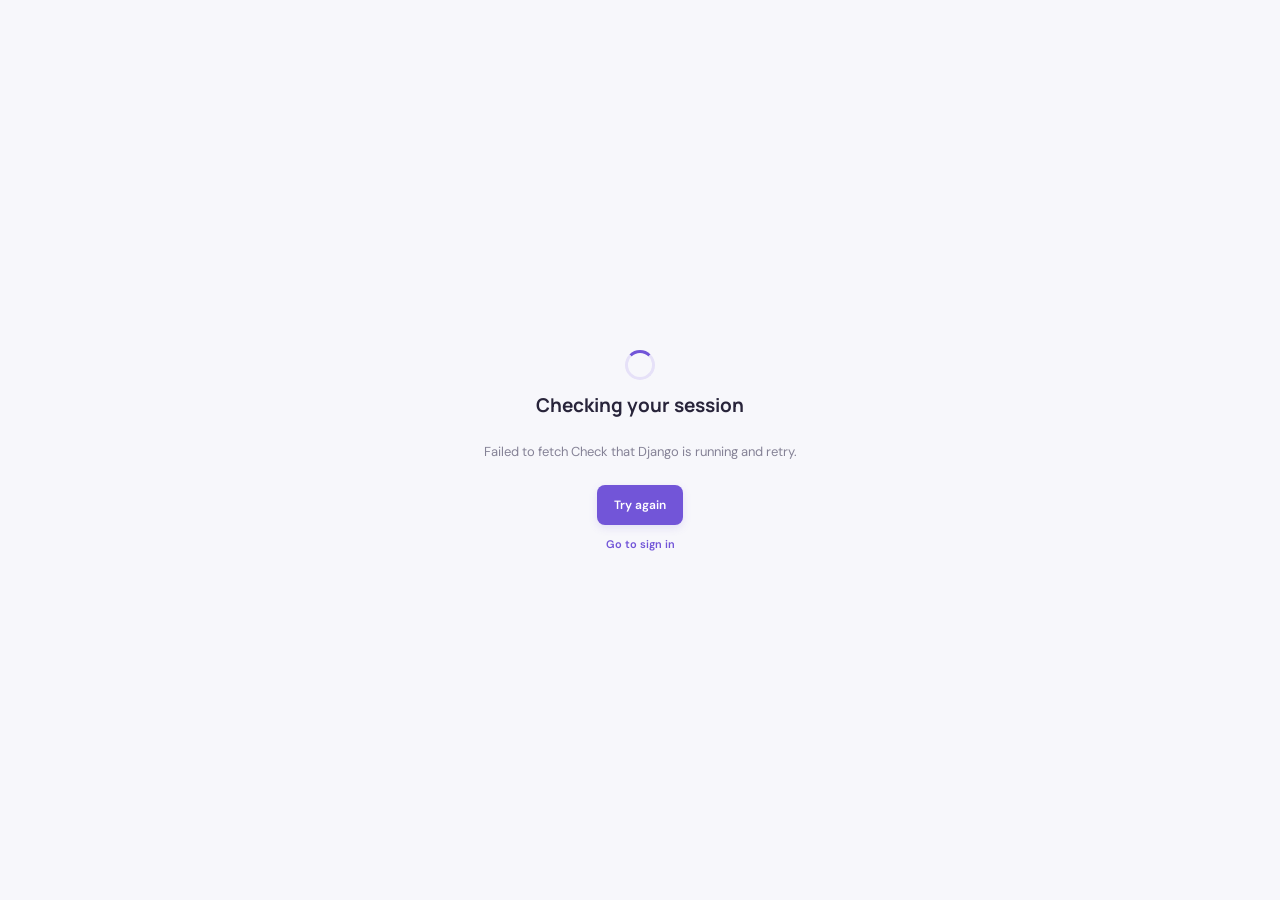
<file: index.html>
﻿<!doctype html>
<html lang="en">
<head>
  <meta charset="utf-8">
  <meta name="viewport" content="width=device-width, initial-scale=1">
  <meta name="theme-color" content="#f6f5fb">
  <title>Student Management System</title>
  <link rel="stylesheet" href="style.css">
  <script src="script.js" defer></script>
</head>
<body>
  <section class="auth-check-screen" id="auth-gate" aria-live="polite">
    <span class="auth-spinner" aria-hidden="true"></span>
    <h1>Checking your session</h1>
    <p id="auth-gate-message">Connecting securely to your student portal…</p>
    <button class="button button-primary hidden" id="auth-retry" type="button">Try again</button>
    <a class="text-link hidden" id="auth-login-link" href="login.html">Go to sign in</a>
  </section>
  <div class="app-shell hidden" id="app-shell">
    <aside class="sidebar" id="sidebar">
      <a class="brand" href="#dashboard" aria-label="CampusFlow home">
        <span class="brand-mark" aria-hidden="true">C</span>
        <span><strong>CampusFlow</strong><small>STUDENT PORTAL</small></span>
      </a>
      <p class="nav-label">MENU</p>
      <nav class="main-nav" aria-label="Main navigation">
        <a href="#dashboard" class="nav-link active" data-page="dashboard"><span class="nav-icon" aria-hidden="true">▦</span>Dashboard</a>
        <a href="#students" class="nav-link" data-page="students"><span class="nav-icon" aria-hidden="true">♧</span>Students</a>
        <a href="#add-student" class="nav-link" data-page="add-student" data-role="staff"><span class="nav-icon" aria-hidden="true">＋</span>Add Student</a>
      </nav>
        <a href="#departments" class="nav-link" data-page="departments"><span class="nav-icon" aria-hidden="true">⌂</span>Departments</a>
        <a href="#attendance" class="nav-link" data-page="attendance"><span class="nav-icon" aria-hidden="true">✓</span>Attendance</a>
      <div class="sidebar-bottom">
        <div class="sidebar-note"><span class="note-icon" aria-hidden="true">✦</span><strong>Your campus, organized.</strong><p>Keep student records in one simple place.</p></div>
        <span class="version-label">PHASE 4 · SECURE SESSIONS</span>
      </div>
    </aside>

    <main class="main-content">
      <header class="topbar">
        <button class="menu-toggle" id="menu-toggle" type="button" aria-label="Toggle navigation" aria-expanded="false">☰</button>
        <div class="breadcrumb"><span>Workspace</span><span aria-hidden="true">/</span><strong id="page-heading">Dashboard</strong></div>
        <div class="topbar-actions"><span class="today-label" id="today-label"></span><span class="user-badge" id="auth-user"></span><button class="button button-secondary button-small" type="button" id="logout-button">Log out</button><button class="button button-primary button-small" type="button" data-go="add-student" data-role="staff"><span aria-hidden="true">＋</span> Add Student</button></div>
      </header>

      <div class="page-wrap">
        <section class="page-view" id="dashboard-view" aria-labelledby="dashboard-title">
          <div class="page-intro"><div><p class="eyebrow">OVERVIEW</p><h1 id="dashboard-title">Dashboard</h1><p class="page-subtitle">Here’s what’s happening with your students.</p></div><button class="button button-secondary" type="button" id="refresh-data">↻ Refresh data</button></div>
          <div class="stats-grid" id="stats-grid" aria-live="polite"></div>
          <section class="panel recent-panel" aria-labelledby="recent-title">
            <div class="panel-heading"><div><h2 id="recent-title">Recent Students</h2><p>Your latest student records</p></div><a class="text-link" href="#students">View all students <span aria-hidden="true">→</span></a></div>
            <div class="table-scroll"><table><thead><tr><th>STUDENT</th><th>STUDENT ID</th><th>COURSE</th><th>STATUS</th></tr></thead><tbody id="recent-table-body"></tbody></table></div>
            <div class="empty-state hidden" id="recent-empty"><span class="empty-icon" aria-hidden="true">♧</span><h3>No students yet</h3><p>Add your first student to see your dashboard come to life.</p><button class="button button-primary" type="button" data-go="add-student">＋ Add your first student</button></div>
          </section>
          <p class="storage-hint"><span aria-hidden="true">●</span> Your records are protected by your account.</p>
        </section>

        <section class="page-view hidden" id="students-view" aria-labelledby="students-title">
          <div class="page-intro"><div><p class="eyebrow">DIRECTORY</p><h1 id="students-title">Students</h1><p class="page-subtitle">Browse and manage your student records.</p></div><button class="button button-primary" type="button" data-go="add-student" data-role="staff">＋ Add Student</button></div>
          <section class="panel directory-panel">
            <div class="directory-toolbar"><label class="search-box"><span aria-hidden="true">⌕</span><span class="sr-only">Search students</span><input id="student-search" type="search" placeholder="Search name, email, ID, phone or course…"></label><label class="select-wrap"><span class="sr-only">Filter by course</span><select id="course-filter"><option value="">All courses</option></select></label><label class="select-wrap"><span class="sr-only">Filter by department</span><select id="department-filter"><option value="">All departments</option></select></label><label class="select-wrap"><span class="sr-only">Filter by status</span><select id="status-filter"><option value="">All statuses</option><option>Active</option><option>Inactive</option><option>Graduated</option></select></label></div>
            <div class="table-scroll"><table><thead><tr><th>STUDENT</th><th>STUDENT ID</th><th>COURSE</th><th>DEPARTMENT</th><th>PHONE</th><th>STATUS</th><th><span class="sr-only">Actions</span></th></tr></thead><tbody id="students-table-body"></tbody></table></div>
            <div class="empty-state hidden" id="students-empty"><span class="empty-icon" aria-hidden="true">⌕</span><h3 id="students-empty-title">No students found</h3><p id="students-empty-copy">Try changing your search or filters.</p><button class="button button-primary hidden" id="empty-add-button" type="button" data-go="add-student" data-role="staff">＋ Add your first student</button></div>
            <div class="table-footer" id="table-footer"></div>
          </section>
        </section>

        <section class="page-view hidden" id="add-student-view" aria-labelledby="form-title">
          <div class="page-intro"><div><p class="eyebrow">STUDENT RECORD</p><h1 id="form-title">Add Student</h1><p class="page-subtitle" id="form-subtitle">Add a new student to your directory.</p></div></div>
          <form class="panel student-form" id="student-form" novalidate>
            <input type="hidden" id="editing-id">
            <div class="form-section"><div class="form-section-heading"><span class="section-number">01</span><div><h2>Personal information</h2><p>Basic details about the student</p></div></div>
              <div class="form-grid"><div class="field full-width"><label for="full-name">Full name <span class="required">*</span></label><input id="full-name" name="name" autocomplete="name" placeholder="e.g. Ayesha Khan" required aria-describedby="name-error"><span class="field-error" id="name-error"></span></div>
                <div class="field"><label for="email">Email address <span class="required">*</span></label><input id="email" name="email" type="email" autocomplete="email" placeholder="name@example.com" required aria-describedby="email-error"><span class="field-error" id="email-error"></span></div>
                <div class="field"><label for="phone">Phone number <span class="optional">Optional</span></label><input id="phone" name="phone" type="tel" autocomplete="tel" placeholder="e.g. 0300 1234567"></div>
                <div class="field"><label for="dob">Date of birth <span class="optional">Optional</span></label><input id="dob" name="dob" type="date"></div><div class="field"><label for="gender">Gender <span class="optional">Optional</span></label><select id="gender" name="gender"><option value="">Prefer not to provide</option><option>Female</option><option>Male</option><option>Non-binary</option><option>Prefer not to say</option></select></div><div class="field full-width"><label for="address">Address <span class="optional">Optional</span></label><input id="address" name="address" autocomplete="street-address" maxlength="500"></div>
              </div>
            </div>
            <div class="form-section"><div class="form-section-heading"><span class="section-number">02</span><div><h2>Academic information</h2><p>Enrollment and course details</p></div></div>
              <div class="form-grid"><div class="field"><label for="student-id">Student ID <span class="optional">Auto-generated if empty</span></label><input id="student-id" name="id" placeholder="e.g. STU-1004" aria-describedby="id-error"><span class="field-error" id="id-error"></span></div>
                <div class="field"><label for="course">Course <span class="required">*</span></label><select id="course" name="course" required aria-describedby="course-error"><option value="">Select a course</option></select><span class="field-error" id="course-error"></span></div>
                <div class="field"><label for="department">Department <span class="optional">Optional</span></label><select id="department" name="department"><option value="">No department</option></select></div><div class="field"><label for="enrollment-date">Enrollment date <span class="optional">Optional</span></label><input id="enrollment-date" name="enrollmentDate" type="date"></div>
                <div class="field"><label for="student-status">Status</label><select id="student-status" name="status"><option>Active</option><option>Inactive</option><option>Graduated</option></select></div>
              </div>
            </div>
            <div class="form-actions"><button class="button button-secondary" type="button" data-go="students">Cancel</button><button class="button button-primary" type="submit" id="save-button">Save Student <span aria-hidden="true">→</span></button></div>
          </form>
        </section>

        <section class="page-view hidden" id="departments-view" aria-labelledby="departments-title"><div class="page-intro"><div><p class="eyebrow">ACADEMIC STRUCTURE</p><h1 id="departments-title">Departments</h1><p class="page-subtitle">Organize students by class or department.</p></div></div><section class="panel directory-panel"><form id="department-form" class="department-form" data-role="staff"><input type="hidden" id="department-edit-id"><label>Name <input id="department-name" required maxlength="100"></label><label>Code <input id="department-code" maxlength="20"></label><label>Description <input id="department-description" maxlength="500"></label><button class="button button-primary" type="submit">Save department</button><button class="button button-secondary hidden" id="department-cancel" type="button">Cancel edit</button></form><p id="department-message" class="table-footer"></p><div class="table-scroll"><table><thead><tr><th>NAME</th><th>CODE</th><th>DESCRIPTION</th><th>STUDENTS</th><th><span class="sr-only">Actions</span></th></tr></thead><tbody id="departments-table-body"></tbody></table></div></section></section>
        <section class="page-view hidden" id="attendance-view" aria-labelledby="attendance-title"><div class="page-intro"><div><p class="eyebrow">DAILY RECORDS</p><h1 id="attendance-title">Attendance</h1><p class="page-subtitle">Record and review student attendance.</p></div></div><section class="panel directory-panel"><form id="attendance-form" class="department-form" data-role="attendance"><input type="hidden" id="attendance-edit-id"><label>Student <select id="attendance-student" required><option value="">Select student</option></select></label><label>Date <input id="attendance-date" type="date" required></label><label>Status <select id="attendance-status"><option>Present</option><option>Absent</option><option>Late</option></select></label><button class="button button-primary" type="submit">Save attendance</button><button class="button button-secondary hidden" id="attendance-cancel" type="button">Cancel edit</button></form><div class="directory-toolbar"><label>Date <input id="attendance-date-filter" type="date"></label><button id="attendance-load" type="button" class="button button-secondary">Show all dates</button></div><div class="table-scroll"><table><thead><tr><th>STUDENT</th><th>STUDENT ID</th><th>DATE</th><th>STATUS</th><th><span class="sr-only">Actions</span></th></tr></thead><tbody id="attendance-table-body"></tbody></table></div><p class="table-footer" id="attendance-empty">No attendance records found.</p></section></section>
        <section class="page-view hidden" id="profile-view" aria-labelledby="profile-title"><div class="page-intro"><div><p class="eyebrow">STUDENT PROFILE</p><h1 id="profile-title">Student details</h1></div><button class="button button-secondary" type="button" data-go="students">Back to students</button></div><section class="panel profile-card" id="profile-details" aria-live="polite"></section></section>
      </div>
      <footer class="app-footer"><span>CampusFlow Student Management</span><span>Authenticated student portal</span></footer>
    </main>
  </div>
  <div class="toast-region" id="toast-region" aria-live="polite" aria-atomic="true"></div>
  <dialog class="confirm-dialog" id="delete-dialog" aria-labelledby="delete-title"><form method="dialog"><span class="dialog-icon" aria-hidden="true">!</span><h2 id="delete-title">Delete student?</h2><p id="delete-copy">This student record will be removed from this browser.</p><div class="dialog-actions"><button class="button button-secondary" value="cancel">Cancel</button><button class="button button-danger" id="confirm-delete" value="delete">Delete student</button></div></form></dialog>
</body>
</html>
</file>
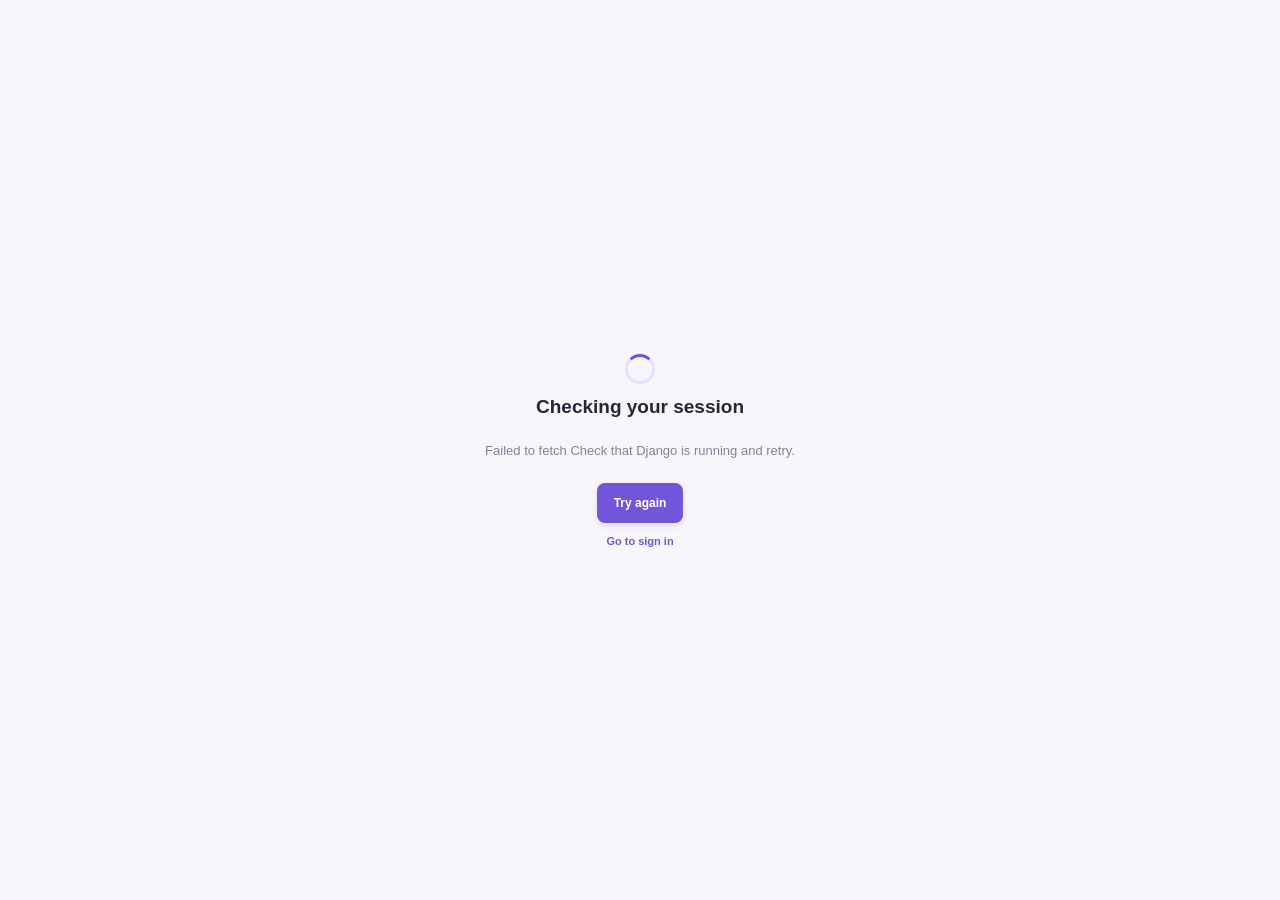
<file: frontend/index.html>
﻿<!doctype html>
<html lang="en">
<head>
  <meta charset="utf-8">
  <meta http-equiv="Content-Security-Policy" content="default-src 'self'; script-src 'self'; style-src 'self' https://fonts.googleapis.com; font-src https://fonts.gstatic.com; connect-src 'self' http://127.0.0.1:8000 http://localhost:8000; img-src 'self' data:; object-src 'none'; base-uri 'none'; form-action 'self'">
  <meta name="viewport" content="width=device-width, initial-scale=1">
  <meta name="theme-color" content="#f6f5fb">
  <title>Student Management System</title>
  <link rel="stylesheet" href="style.css">
  <script src="script.js" defer></script>
</head>
<body>
  <section class="auth-check-screen" id="auth-gate" aria-live="polite">
    <span class="auth-spinner" aria-hidden="true"></span>
    <h1>Checking your session</h1>
    <p id="auth-gate-message">Connecting securely to your student portal…</p>
    <button class="button button-primary hidden" id="auth-retry" type="button">Try again</button>
    <a class="text-link hidden" id="auth-login-link" href="login.html">Go to sign in</a>
  </section>
  <div class="app-shell hidden" id="app-shell">
    <aside class="sidebar" id="sidebar">
      <a class="brand" href="#dashboard" aria-label="CampusFlow home">
        <span class="brand-mark" aria-hidden="true">C</span>
        <span><strong>CampusFlow</strong><small>STUDENT PORTAL</small></span>
      </a>
      <p class="nav-label">MENU</p>
      <nav class="main-nav" aria-label="Main navigation">
        <a href="#dashboard" class="nav-link active" data-page="dashboard"><span class="nav-icon" aria-hidden="true">▦</span>Dashboard</a>
        <a href="#students" class="nav-link" data-page="students"><span class="nav-icon" aria-hidden="true">♧</span>Students</a>
        <a href="#add-student" class="nav-link" data-page="add-student" data-role="staff"><span class="nav-icon" aria-hidden="true">＋</span>Add Student</a>
      </nav>
        <a href="#departments" class="nav-link" data-page="departments"><span class="nav-icon" aria-hidden="true">⌂</span>Departments</a>
        <a href="#attendance" class="nav-link" data-page="attendance"><span class="nav-icon" aria-hidden="true">✓</span>Attendance</a>
      <div class="sidebar-bottom">
        <div class="sidebar-note"><span class="note-icon" aria-hidden="true">✦</span><strong>Your campus, organized.</strong><p>Keep student records in one simple place.</p></div>
        <span class="version-label">PHASE 4 · SECURE SESSIONS</span>
      </div>
    </aside>

    <main class="main-content">
      <header class="topbar">
        <button class="menu-toggle" id="menu-toggle" type="button" aria-label="Toggle navigation" aria-expanded="false">☰</button>
        <div class="breadcrumb"><span>Workspace</span><span aria-hidden="true">/</span><strong id="page-heading">Dashboard</strong></div>
        <div class="topbar-actions"><span class="today-label" id="today-label"></span><span class="user-badge" id="auth-user"></span><button class="button button-secondary button-small" type="button" id="password-button">Change password</button><button class="button button-secondary button-small" type="button" id="logout-button">Log out</button><button class="button button-primary button-small" type="button" data-go="add-student" data-role="staff"><span aria-hidden="true">＋</span> Add Student</button></div>
      </header>

      <div class="page-wrap">
        <section class="page-view" id="dashboard-view" aria-labelledby="dashboard-title">
          <div class="page-intro"><div><p class="eyebrow">OVERVIEW</p><h1 id="dashboard-title">Dashboard</h1><p class="page-subtitle">Here’s what’s happening with your students.</p></div><button class="button button-secondary" type="button" id="refresh-data">↻ Refresh data</button></div>
          <div class="stats-grid" id="stats-grid" aria-live="polite"></div>
          <section class="panel recent-panel" aria-labelledby="recent-title">
            <div class="panel-heading"><div><h2 id="recent-title">Recent Students</h2><p>Your latest student records</p></div><a class="text-link" href="#students">View all students <span aria-hidden="true">→</span></a></div>
            <div class="table-scroll"><table><thead><tr><th>STUDENT</th><th>STUDENT ID</th><th>COURSE</th><th>STATUS</th></tr></thead><tbody id="recent-table-body"></tbody></table></div>
            <div class="empty-state hidden" id="recent-empty"><span class="empty-icon" aria-hidden="true">♧</span><h3>No students yet</h3><p>Add your first student to see your dashboard come to life.</p><button class="button button-primary" type="button" data-go="add-student">＋ Add your first student</button></div>
          </section>
          <p class="storage-hint"><span aria-hidden="true">●</span> Your records are protected by your account.</p>
        </section>

        <section class="page-view hidden" id="students-view" aria-labelledby="students-title">
          <div class="page-intro"><div><p class="eyebrow">DIRECTORY</p><h1 id="students-title">Students</h1><p class="page-subtitle">Browse and manage your student records.</p></div><button class="button button-primary" type="button" data-go="add-student" data-role="staff">＋ Add Student</button></div>
          <section class="panel directory-panel">
            <div class="directory-toolbar"><label class="search-box"><span aria-hidden="true">⌕</span><span class="sr-only">Search students</span><input id="student-search" type="search" placeholder="Search name, email, ID, phone or course…"></label><label class="select-wrap"><span class="sr-only">Filter by course</span><select id="course-filter"><option value="">All courses</option></select></label><label class="select-wrap"><span class="sr-only">Filter by department</span><select id="department-filter"><option value="">All departments</option></select></label><label class="select-wrap"><span class="sr-only">Filter by status</span><select id="status-filter"><option value="">All statuses</option><option>Active</option><option>Inactive</option><option>Graduated</option></select></label></div>
            <div class="table-scroll"><table><thead><tr><th>STUDENT</th><th>STUDENT ID</th><th>COURSE</th><th>DEPARTMENT</th><th>PHONE</th><th>STATUS</th><th><span class="sr-only">Actions</span></th></tr></thead><tbody id="students-table-body"></tbody></table></div>
            <div class="empty-state hidden" id="students-empty"><span class="empty-icon" aria-hidden="true">⌕</span><h3 id="students-empty-title">No students found</h3><p id="students-empty-copy">Try changing your search or filters.</p><button class="button button-primary hidden" id="empty-add-button" type="button" data-go="add-student" data-role="staff">＋ Add your first student</button></div>
            <div class="table-footer" id="table-footer"></div>
          </section>
        </section>

        <section class="page-view hidden" id="add-student-view" aria-labelledby="form-title">
          <div class="page-intro"><div><p class="eyebrow">STUDENT RECORD</p><h1 id="form-title">Add Student</h1><p class="page-subtitle" id="form-subtitle">Add a new student to your directory.</p></div></div>
          <form class="panel student-form" id="student-form" novalidate>
            <input type="hidden" id="editing-id">
            <div class="form-section"><div class="form-section-heading"><span class="section-number">01</span><div><h2>Personal information</h2><p>Basic details about the student</p></div></div>
              <div class="form-grid"><div class="field full-width"><label for="full-name">Full name <span class="required">*</span></label><input id="full-name" name="name" autocomplete="name" placeholder="e.g. Ayesha Khan" required aria-describedby="name-error"><span class="field-error" id="name-error"></span></div>
                <div class="field"><label for="email">Email address <span class="required">*</span></label><input id="email" name="email" type="email" autocomplete="email" placeholder="name@example.com" required aria-describedby="email-error"><span class="field-error" id="email-error"></span></div>
                <div class="field"><label for="phone">Phone number <span class="optional">Optional</span></label><input id="phone" name="phone" type="tel" autocomplete="tel" placeholder="e.g. 0300 1234567"></div>
                <div class="field"><label for="dob">Date of birth <span class="optional">Optional</span></label><input id="dob" name="dob" type="date"></div><div class="field"><label for="gender">Gender <span class="optional">Optional</span></label><select id="gender" name="gender"><option value="">Prefer not to provide</option><option>Female</option><option>Male</option><option>Non-binary</option><option>Prefer not to say</option></select></div><div class="field full-width"><label for="address">Address <span class="optional">Optional</span></label><input id="address" name="address" autocomplete="street-address" maxlength="500"></div>
              </div>
            </div>
            <div class="form-section"><div class="form-section-heading"><span class="section-number">02</span><div><h2>Academic information</h2><p>Enrollment and course details</p></div></div>
              <div class="form-grid"><div class="field"><label for="student-id">Student ID <span class="optional">Auto-generated if empty</span></label><input id="student-id" name="id" placeholder="e.g. STU-1004" aria-describedby="id-error"><span class="field-error" id="id-error"></span></div>
                <div class="field"><label for="course">Course <span class="required">*</span></label><select id="course" name="course" required aria-describedby="course-error"><option value="">Select a course</option></select><span class="field-error" id="course-error"></span></div>
                <div class="field"><label for="department">Department <span class="optional">Optional</span></label><select id="department" name="department"><option value="">No department</option></select></div><div class="field"><label for="enrollment-date">Enrollment date <span class="optional">Optional</span></label><input id="enrollment-date" name="enrollmentDate" type="date"></div>
                <div class="field"><label for="student-status">Status</label><select id="student-status" name="status"><option>Active</option><option>Inactive</option><option>Graduated</option></select></div>
              </div>
            </div>
            <div class="form-actions"><button class="button button-secondary" type="button" data-go="students">Cancel</button><button class="button button-primary" type="submit" id="save-button">Save Student <span aria-hidden="true">→</span></button></div>
          </form>
        </section>

        <section class="page-view hidden" id="departments-view" aria-labelledby="departments-title"><div class="page-intro"><div><p class="eyebrow">ACADEMIC STRUCTURE</p><h1 id="departments-title">Departments</h1><p class="page-subtitle">Organize students by class or department.</p></div></div><section class="panel directory-panel"><form id="department-form" class="department-form" data-role="staff"><input type="hidden" id="department-edit-id"><label>Name <input id="department-name" required maxlength="100"></label><label>Code <input id="department-code" maxlength="20"></label><label>Description <input id="department-description" maxlength="500"></label><button class="button button-primary" type="submit">Save department</button><button class="button button-secondary hidden" id="department-cancel" type="button">Cancel edit</button></form><p id="department-message" class="table-footer"></p><div class="table-scroll"><table><thead><tr><th>NAME</th><th>CODE</th><th>DESCRIPTION</th><th>STUDENTS</th><th><span class="sr-only">Actions</span></th></tr></thead><tbody id="departments-table-body"></tbody></table></div></section></section>
        <section class="page-view hidden" id="attendance-view" aria-labelledby="attendance-title"><div class="page-intro"><div><p class="eyebrow">DAILY RECORDS</p><h1 id="attendance-title">Attendance</h1><p class="page-subtitle">Record and review student attendance.</p></div></div><section class="panel directory-panel"><form id="attendance-form" class="department-form" data-role="attendance"><input type="hidden" id="attendance-edit-id"><label>Student <select id="attendance-student" required><option value="">Select student</option></select></label><label>Date <input id="attendance-date" type="date" required></label><label>Status <select id="attendance-status"><option>Present</option><option>Absent</option><option>Late</option></select></label><button class="button button-primary" type="submit">Save attendance</button><button class="button button-secondary hidden" id="attendance-cancel" type="button">Cancel edit</button></form><div class="directory-toolbar"><label>Date <input id="attendance-date-filter" type="date"></label><button id="attendance-load" type="button" class="button button-secondary">Show all dates</button></div><div class="table-scroll"><table><thead><tr><th>STUDENT</th><th>STUDENT ID</th><th>DATE</th><th>STATUS</th><th><span class="sr-only">Actions</span></th></tr></thead><tbody id="attendance-table-body"></tbody></table></div><p class="table-footer" id="attendance-empty">No attendance records found.</p></section></section>
        <section class="page-view hidden" id="profile-view" aria-labelledby="profile-title"><div class="page-intro"><div><p class="eyebrow">STUDENT PROFILE</p><h1 id="profile-title">Student details</h1></div><button class="button button-secondary" type="button" data-go="students">Back to students</button></div><section class="panel profile-card" id="profile-details" aria-live="polite"></section></section>
      </div>
      <footer class="app-footer"><span>CampusFlow Student Management</span><span>Authenticated student portal</span></footer>
    </main>
  </div>
  <div class="toast-region" id="toast-region" aria-live="polite" aria-atomic="true"></div>
  <dialog class="confirm-dialog" id="password-dialog" aria-labelledby="password-title"><form id="password-form" novalidate><h2 id="password-title">Change password</h2><div class="field"><label for="current-password">Current password</label><input id="current-password" type="password" autocomplete="current-password" required></div><div class="field"><label for="new-password">New password</label><input id="new-password" type="password" autocomplete="new-password" minlength="8" required></div><div class="field"><label for="confirm-password">Confirm new password</label><input id="confirm-password" type="password" autocomplete="new-password" required></div><p class="field-error" id="password-message" role="alert"></p><div class="dialog-actions"><button class="button button-secondary" type="button" id="password-cancel">Cancel</button><button class="button button-primary" type="submit" id="password-save">Change password</button></div></form></dialog>
  <dialog class="confirm-dialog" id="delete-dialog" aria-labelledby="delete-title"><form method="dialog"><span class="dialog-icon" aria-hidden="true">!</span><h2 id="delete-title">Delete student?</h2><p id="delete-copy">This student record will be removed from this browser.</p><div class="dialog-actions"><button class="button button-secondary" value="cancel">Cancel</button><button class="button button-danger" id="confirm-delete" value="delete">Delete student</button></div></form></dialog>
</body>
</html>
</file>
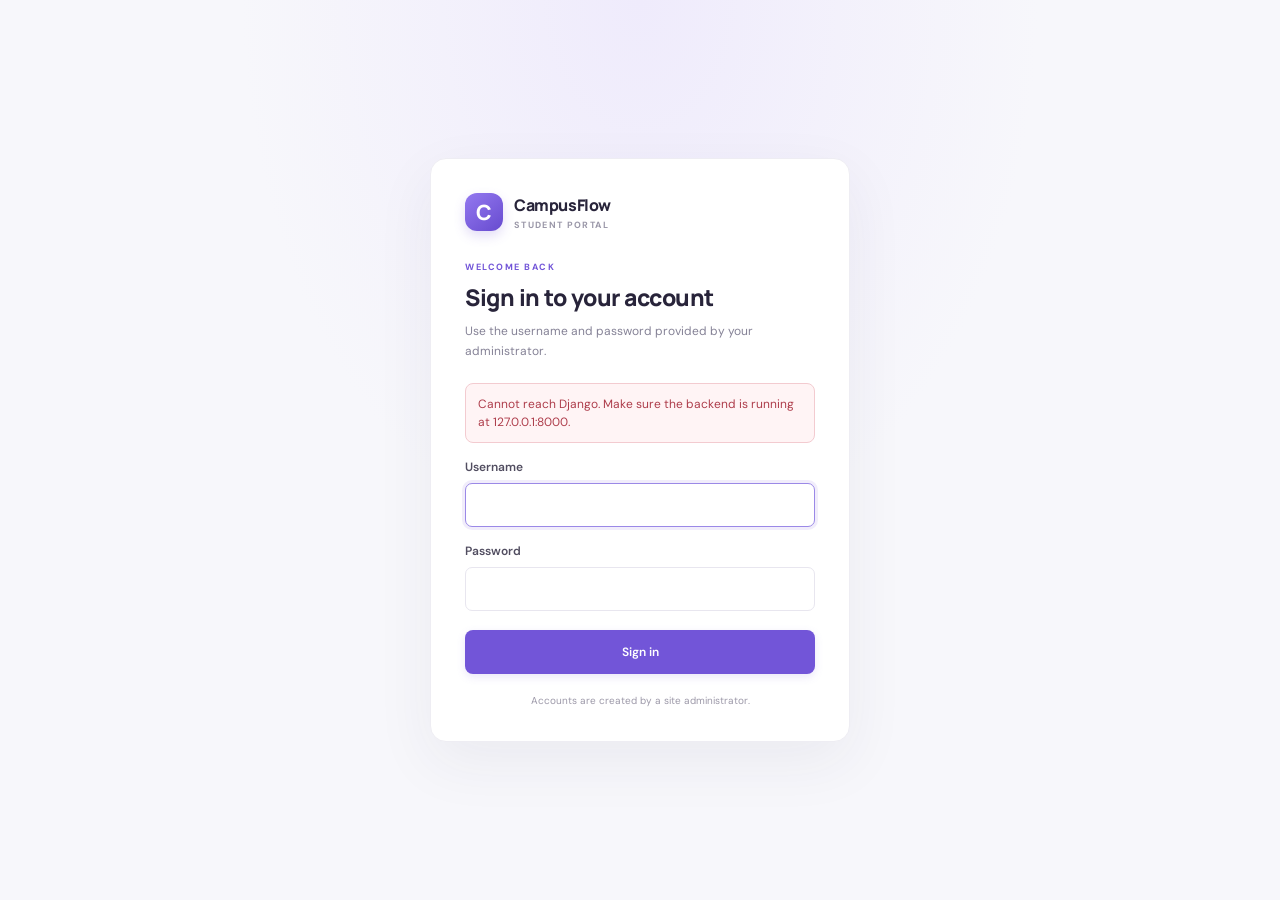
<file: login.html>
<!doctype html>
<html lang="en">
<head>
  <meta charset="utf-8">
  <meta name="viewport" content="width=device-width, initial-scale=1">
  <meta name="theme-color" content="#f6f5fb">
  <title>Sign in · CampusFlow</title>
  <link rel="stylesheet" href="style.css">
  <script src="login.js" defer></script>
</head>
<body class="login-page">
  <main class="login-card" aria-labelledby="login-title">
    <a class="brand login-brand" href="index.html" aria-label="CampusFlow">
      <span class="brand-mark" aria-hidden="true">C</span>
      <span><strong>CampusFlow</strong><small>STUDENT PORTAL</small></span>
    </a>
    <p class="eyebrow">WELCOME BACK</p>
    <h1 id="login-title">Sign in to your account</h1>
    <p class="login-subtitle">Use the username and password provided by your administrator.</p>
    <div class="login-message hidden" id="login-message" role="alert"></div>
    <form id="login-form">
      <div class="field"><label for="username">Username</label><input id="username" name="username" type="text" autocomplete="username" required autofocus></div>
      <div class="field"><label for="password">Password</label><input id="password" name="password" type="password" autocomplete="current-password" required></div>
      <button class="button button-primary login-submit" id="login-button" type="submit">Sign in</button>
    </form>
    <p class="login-footnote">Accounts are created by a site administrator.</p>
  </main>
</body>
</html>
</file>
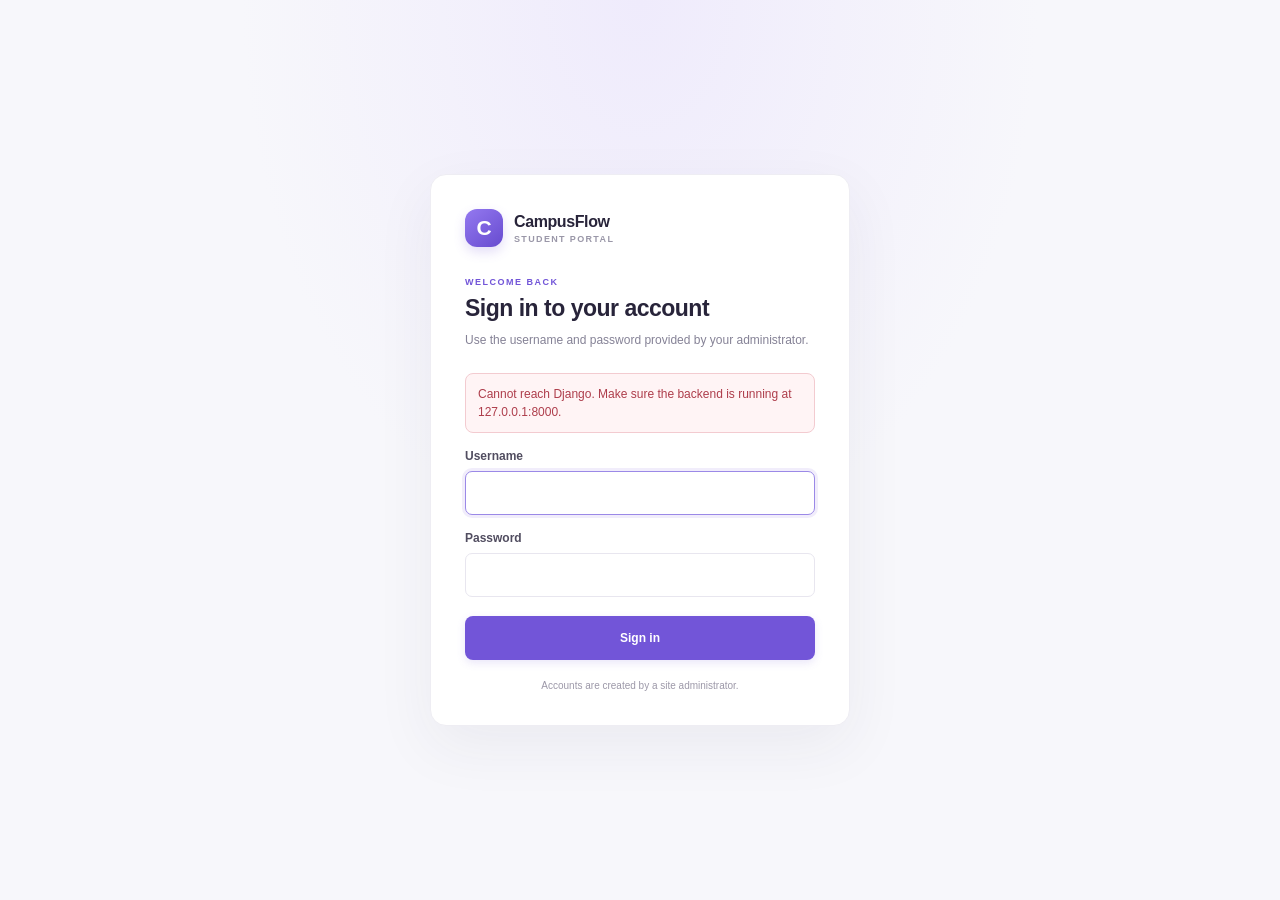
<file: frontend/login.html>
<!doctype html>
<html lang="en">
<head>
  <meta charset="utf-8">
  <meta http-equiv="Content-Security-Policy" content="default-src 'self'; script-src 'self'; style-src 'self' https://fonts.googleapis.com; font-src https://fonts.gstatic.com; connect-src 'self' http://127.0.0.1:8000 http://localhost:8000; img-src 'self' data:; object-src 'none'; base-uri 'none'; form-action 'self'">
  <meta name="viewport" content="width=device-width, initial-scale=1">
  <meta name="theme-color" content="#f6f5fb">
  <title>Sign in · CampusFlow</title>
  <link rel="stylesheet" href="style.css">
  <script src="login.js" defer></script>
</head>
<body class="login-page">
  <main class="login-card" aria-labelledby="login-title">
    <a class="brand login-brand" href="index.html" aria-label="CampusFlow">
      <span class="brand-mark" aria-hidden="true">C</span>
      <span><strong>CampusFlow</strong><small>STUDENT PORTAL</small></span>
    </a>
    <p class="eyebrow">WELCOME BACK</p>
    <h1 id="login-title">Sign in to your account</h1>
    <p class="login-subtitle">Use the username and password provided by your administrator.</p>
    <div class="login-message hidden" id="login-message" role="alert"></div>
    <form id="login-form">
      <div class="field"><label for="username">Username</label><input id="username" name="username" type="text" autocomplete="username" required autofocus></div>
      <div class="field"><label for="password">Password</label><input id="password" name="password" type="password" autocomplete="current-password" required></div>
      <button class="button button-primary login-submit" id="login-button" type="submit">Sign in</button>
    </form>
    <p class="login-footnote">Accounts are created by a site administrator.</p>
  </main>
</body>
</html>
</file>
<file: style.css>
@import url('https://fonts.googleapis.com/css2?family=DM+Sans:wght@400;500;600;700&family=Manrope:wght@500;600;700;800&display=swap');

:root{font-family:'DM Sans',Arial,sans-serif;color:#28243a;background:#f7f7fb;font-synthesis:none;text-rendering:optimizeLegibility;--purple:#7255d8;--purple-dark:#5f43c5;--purple-light:#f0edfc;--muted:#858296;--border:#eeedf3;--green:#25845b;--red:#c34b5b}*{box-sizing:border-box}body{margin:0;min-width:320px;font-size:14px}button,input,select{font:inherit}button,a,select{ -webkit-tap-highlight-color:transparent}a{color:inherit;text-decoration:none}button{cursor:pointer}.app-shell{min-height:100vh}.sidebar{position:fixed;inset:0 auto 0 0;width:246px;background:#fff;border-right:1px solid var(--border);padding:27px 18px 20px;display:flex;flex-direction:column;z-index:5}.brand{display:flex;align-items:center;gap:11px;padding:2px 8px 41px}.brand-mark{width:38px;height:38px;border-radius:12px;display:grid;place-items:center;color:#fff;background:linear-gradient(140deg,#9479f0,#674bcf);font:800 21px Manrope,sans-serif;box-shadow:0 5px 12px #7255d833}.brand strong,.brand small{display:block}.brand strong{font:800 16px Manrope,sans-serif;letter-spacing:-.4px}.brand small{margin-top:3px;font-size:9px;font-weight:700;letter-spacing:1.35px;color:#9a97a8}.nav-label,.eyebrow{font-size:10px;letter-spacing:1.5px;font-weight:700;color:#a29eaf}.nav-label{padding:0 12px;margin:0 0 10px}.main-nav{display:grid;gap:5px}.nav-link{height:44px;padding:0 13px;border-radius:9px;display:flex;gap:12px;align-items:center;color:#716e80;font-weight:600;transition:background .18s,color .18s}.nav-link:hover{background:#f8f6ff;color:var(--purple)}.nav-link.active{background:var(--purple-light);color:var(--purple-dark)}.nav-icon{width:18px;text-align:center;font-size:19px;line-height:1}.sidebar-bottom{margin-top:auto}.sidebar-note{margin:0 2px 24px;padding:15px;border:1px solid #eeeafd;background:#faf9ff;border-radius:11px}.note-icon{color:var(--purple);font-size:18px}.sidebar-note strong{display:block;margin:9px 0 5px;font-size:12px}.sidebar-note p{margin:0;color:var(--muted);font-size:11px;line-height:1.55}.version-label{font-size:9px;letter-spacing:1px;color:#a29eaf;padding-left:11px}.main-content{min-height:100vh;margin-left:246px;display:flex;flex-direction:column}.topbar{height:70px;position:sticky;top:0;z-index:3;background:#fff;border-bottom:1px solid var(--border);display:flex;align-items:center;justify-content:space-between;padding:0 42px}.breadcrumb{display:flex;gap:10px;align-items:center;color:#aaa7b5;font-size:12px}.breadcrumb strong{font-size:12px;color:#383448}.topbar-actions{display:flex;align-items:center;gap:20px}.today-label{font-size:12px;color:#9692a2}.button{min-height:40px;padding:0 16px;border-radius:8px;border:1px solid transparent;display:inline-flex;align-items:center;justify-content:center;gap:7px;font-weight:600;font-size:12px;transition:background .18s,border-color .18s,transform .18s}.button:hover{transform:translateY(-1px)}.button-primary{background:var(--purple);color:#fff;box-shadow:0 3px 8px #7255d826}.button-primary:hover{background:var(--purple-dark)}.button-secondary{background:#fff;border-color:#e8e6ef;color:#615d70}.button-secondary:hover{border-color:#cfc7f4;background:#fcfbff}.button-danger{background:#c94e5b;color:white}.button-danger:hover{background:#ad3e4c}.button-small{min-height:35px;padding:0 13px;font-size:11px}.menu-toggle{display:none}.page-wrap{width:min(1150px,100%);margin:0 auto;padding:36px 42px 24px;flex:1}.page-view{animation:arrive .22s ease}@keyframes arrive{from{opacity:.6;transform:translateY(4px)}to{opacity:1;transform:translateY(0)}}.hidden{display:none!important}.page-intro{display:flex;align-items:center;justify-content:space-between;margin-bottom:25px}.eyebrow{margin:0 0 8px;color:var(--purple);font-size:9px}.page-intro h1{font:800 26px Manrope,Arial,sans-serif;letter-spacing:-.8px;margin:0}.page-subtitle{margin:7px 0 0;color:var(--muted);font-size:12px}.stats-grid{display:grid;grid-template-columns:repeat(4,minmax(0,1fr));gap:16px;margin-bottom:23px}.stat-card{background:#fff;border:1px solid var(--border);border-radius:12px;padding:18px 19px;min-height:119px;position:relative;overflow:hidden}.stat-top{display:flex;align-items:center;justify-content:space-between}.stat-label{font-size:11px;font-weight:600;color:#878395}.stat-icon{width:32px;height:32px;border-radius:10px;display:grid;place-items:center;font-size:16px}.stat-icon.purple{color:#7357d6;background:#f0edfd}.stat-icon.blue{color:#4b87cc;background:#edf5fd}.stat-icon.green{color:#29946a;background:#eaf7f1}.stat-icon.orange{color:#d28a44;background:#fff5e9}.stat-value{margin-top:8px;font:800 25px Manrope,sans-serif;letter-spacing:-.5px}.stat-foot{margin-top:2px;color:#aaa7b5;font-size:10px}.panel{background:#fff;border:1px solid var(--border);border-radius:12px}.recent-panel{padding:21px 22px 0}.panel-heading{display:flex;align-items:center;justify-content:space-between;padding-bottom:16px}.panel-heading h2,.form-section-heading h2{margin:0;font:700 14px Manrope,sans-serif}.panel-heading p,.form-section-heading p{margin:5px 0 0;color:#a09cab;font-size:11px}.text-link{font-size:11px;color:var(--purple);font-weight:600}.text-link:hover{text-decoration:underline}.table-scroll{width:100%;overflow-x:auto}table{width:100%;border-collapse:collapse;text-align:left;white-space:nowrap}th{height:40px;border-top:1px solid #f1f0f5;border-bottom:1px solid #f1f0f5;color:#a09cab;font-size:9px;letter-spacing:.8px;font-weight:700}td{height:59px;border-bottom:1px solid #f3f2f6;font-size:11px;color:#686577}tbody tr:last-child td{border-bottom:0}.student-cell{display:flex;align-items:center;gap:10px}.avatar{width:32px;height:32px;border-radius:10px;background:#f0edfc;color:#7054d1;display:grid;place-items:center;font-size:10px;font-weight:700;flex:0 0 auto}.student-name{font-size:11px;color:#373347;font-weight:600}.student-email{font-size:10px;color:#a09cab;margin-top:3px}.status-pill{display:inline-flex;align-items:center;gap:5px;border-radius:20px;padding:5px 9px;font-size:10px;font-weight:600}.status-pill:before{content:"";width:5px;height:5px;border-radius:100%;background:currentColor}.status-active{color:#25845b;background:#eaf7f0}.status-inactive{color:#8a8795;background:#f1f0f4}.storage-hint{margin:15px 1px;color:#9e9aa9;font-size:10px}.storage-hint span{color:#55b88a;font-size:8px;margin-right:5px}.empty-state{text-align:center;padding:48px 15px 52px}.empty-icon{display:grid;place-items:center;width:44px;height:44px;border-radius:14px;margin:0 auto 13px;background:#f3f0fd;color:var(--purple);font-size:23px}.empty-state h3{font:700 14px Manrope,sans-serif;margin:0}.empty-state p{color:var(--muted);font-size:11px;margin:7px 0 16px}.directory-panel{padding:17px 20px 0}.directory-toolbar{display:flex;gap:10px;margin-bottom:15px}.search-box{height:39px;flex:1;max-width:410px;border:1px solid #e9e7ef;border-radius:8px;display:flex;align-items:center;padding:0 11px;gap:8px;color:#aaa6b4}.search-box:focus-within,.select-wrap:focus-within{border-color:#a99aeb;box-shadow:0 0 0 3px #7255d81a}.search-box>span{font-size:20px}.search-box input{width:100%;min-width:130px;border:0;outline:0;color:#383448;font-size:11px;background:transparent}.search-box input::placeholder{color:#aaa6b4}.select-wrap{height:39px;position:relative;border:1px solid #e9e7ef;border-radius:8px;background:#fff}.select-wrap select{height:100%;min-width:125px;padding:0 30px 0 11px;border:0;outline:0;appearance:none;background:transparent;color:#696577;font-size:11px}.select-wrap:after{content:'⌄';position:absolute;right:10px;top:9px;color:#9994a6;pointer-events:none}.table-footer{padding:13px 0;color:#9995a5;font-size:10px}.student-form{padding:22px 25px 0}.form-section{padding-bottom:23px}.form-section+.form-section{border-top:1px solid #f0eff4;padding-top:23px}.form-section-heading{display:flex;align-items:center;gap:11px;margin-bottom:19px}.section-number{width:30px;height:30px;display:grid;place-items:center;border-radius:9px;background:#f2effd;color:var(--purple);font:700 11px Manrope,sans-serif}.form-section-heading h2{font-size:13px}.form-section-heading p{font-size:10px}.form-grid{display:grid;grid-template-columns:1fr 1fr;gap:17px 20px;padding-left:41px}.field{display:flex;flex-direction:column;gap:7px}.field.full-width{grid-column:1/-1}.field label{font-size:11px;color:#514d60;font-weight:600}.required{color:#d85262}.optional{font-weight:400;color:#aaa6b4;font-size:9px;margin-left:5px}.field input,.field select{height:40px;width:100%;padding:0 11px;background:#fff;border:1px solid #e8e6ef;border-radius:7px;outline:0;color:#383448;font-size:11px}.field input::placeholder{color:#b1adba}.field input:focus,.field select:focus{border-color:#9b89e7;box-shadow:0 0 0 3px #7255d81a}.field input[aria-invalid="true"],.field select[aria-invalid="true"]{border-color:#d65d6b}.field-error{color:#c34b5b;font-size:10px;min-height:0}.form-actions{display:flex;justify-content:flex-end;gap:9px;border-top:1px solid #f0eff4;padding:16px 0 18px}.app-footer{display:flex;justify-content:space-between;padding:16px 42px;border-top:1px solid var(--border);background:#fff;color:#aaa6b4;font-size:9px}.toast-region{position:fixed;right:22px;top:82px;z-index:10;display:grid;gap:8px}.toast{min-width:250px;max-width:min(370px,calc(100vw - 32px));display:flex;align-items:center;gap:10px;padding:13px 15px;background:#fff;border:1px solid var(--border);border-radius:10px;box-shadow:0 12px 34px #30244a1a;color:#454154;font-size:12px;animation:toast-in .18s ease}.toast:before{content:'✓';width:20px;height:20px;display:grid;place-items:center;border-radius:50%;background:#e9f7f0;color:#25845b;font-size:11px;font-weight:700}.toast.error:before{content:'!';background:#fff0f1;color:#c34b5b}@keyframes toast-in{from{opacity:0;transform:translateY(-6px)}to{opacity:1;transform:translateY(0)}}.confirm-dialog{width:min(400px,calc(100vw - 30px));border:1px solid var(--border);border-radius:14px;padding:25px;box-shadow:0 24px 80px #231b3d33}.confirm-dialog::backdrop{background:#29243b77;backdrop-filter:blur(2px)}.confirm-dialog form{text-align:center}.dialog-icon{display:grid;place-items:center;width:42px;height:42px;border-radius:13px;background:#fff0f1;color:#c34b5b;margin:0 auto 13px;font-size:19px;font-weight:700}.confirm-dialog h2{font:700 17px Manrope,sans-serif;margin:0}.confirm-dialog p{font-size:12px;color:var(--muted);line-height:1.6;margin:8px 0 20px}.dialog-actions{display:flex;justify-content:center;gap:9px}.sr-only{position:absolute;width:1px;height:1px;padding:0;margin:-1px;overflow:hidden;clip:rect(0,0,0,0);white-space:nowrap;border:0}:focus-visible{outline:3px solid #a99aeb;outline-offset:2px}

.row-actions{display:flex;justify-content:flex-end;gap:5px}.icon-button{width:28px;height:28px;display:grid;place-items:center;border:1px solid transparent;border-radius:7px;background:transparent;color:#858194;font-size:14px}.icon-button:hover{background:#f2effd;color:var(--purple)}.icon-button.delete-action:hover{background:#fff0f1;color:#c34b5b}.loading-cell{text-align:center;color:#858296;padding:24px}.status-graduated{color:#5268aa;background:#edf0fb}
@media(max-width:1000px){.sidebar{width:220px}.main-content{margin-left:220px}.topbar{padding:0 28px}.page-wrap{padding:30px 28px 22px}.stats-grid{grid-template-columns:repeat(2,minmax(0,1fr))}.today-label{display:none}.app-footer{padding-right:28px;padding-left:28px}}
@media(max-width:700px){.sidebar{width:250px;transform:translateX(-102%);transition:transform .22s ease;box-shadow:12px 0 35px #2c24421c}.sidebar.open{transform:translateX(0)}.main-content{margin-left:0}.topbar{height:62px;padding:0 17px;gap:12px}.menu-toggle{display:inline-grid;place-items:center;border:0;background:transparent;color:#645f72;font-size:19px;padding:5px}.breadcrumb{margin-right:auto}.topbar-actions{gap:8px}.button-small{padding:0 10px}.page-wrap{padding:26px 17px 20px}.page-intro{align-items:flex-start;gap:12px}.page-intro h1{font-size:23px}.page-subtitle{max-width:310px;line-height:1.5}.page-intro>.button{font-size:10px;padding:0 10px;min-height:36px;white-space:nowrap}.stats-grid{gap:10px}.stat-card{padding:14px;min-height:109px}.stat-value{font-size:23px}.recent-panel{padding:17px 15px 0}.directory-panel{padding:13px 12px 0}.directory-toolbar{flex-wrap:wrap}.search-box{max-width:none;flex-basis:100%}.select-wrap{flex:1}.select-wrap select{width:100%;min-width:0}.student-form{padding:18px 16px 0}.form-grid{padding-left:0;gap:14px}.form-section-heading{margin-bottom:15px}.app-footer{padding:14px 17px;font-size:8px}.today-label{display:none}}
@media(max-width:440px){.topbar-actions .button{font-size:0;width:36px;padding:0}.topbar-actions .button span{font-size:17px}.page-intro{flex-wrap:wrap}.page-intro>div{flex:1 1 100%}.stats-grid{gap:8px}.stat-card{padding:12px;min-height:103px}.stat-label{font-size:10px}.stat-icon{width:28px;height:28px}.student-form .form-grid{grid-template-columns:1fr}.field.full-width{grid-column:auto}.form-actions .button{flex:1}.panel-heading h2{font-size:13px}.text-link{font-size:10px}.app-footer span:last-child{display:none}}
@media(min-width:1001px){.stats-grid{grid-template-columns:repeat(5,minmax(0,1fr))}}
.auth-check-screen{min-height:100vh;display:flex;flex-direction:column;align-items:center;justify-content:center;gap:12px;padding:24px;text-align:center;background:#f7f7fb}.auth-check-screen h1{font:700 19px Manrope,sans-serif;margin:0}.auth-check-screen p{max-width:440px;color:var(--muted);font-size:13px}.auth-spinner{width:30px;height:30px;border:3px solid #e6e1f8;border-top-color:var(--purple);border-radius:50%;animation:auth-spin .8s linear infinite}@keyframes auth-spin{to{transform:rotate(360deg)}}.user-badge{color:#6d687b;font-size:11px;font-weight:600}.login-page{min-height:100vh;display:grid;place-items:center;padding:24px;background:radial-gradient(ellipse at 50% 0%,#efebfc 0,transparent 44%),#f7f7fb}.login-card{width:min(420px,100%);padding:34px;background:#fff;border:1px solid var(--border);border-radius:16px;box-shadow:0 20px 60px #342a5510}.login-brand{padding:0 0 30px}.login-card .eyebrow{margin-top:0}.login-card h1{font:800 23px Manrope,sans-serif;letter-spacing:-.5px;margin:0}.login-subtitle{font-size:12px;color:var(--muted);line-height:1.6;margin:9px 0 22px}.login-card form{display:grid;gap:16px}.login-card .field{gap:8px}.login-card .field label{font-size:12px}.login-card .field input{height:44px;font-size:13px}.login-submit{height:44px;width:100%;margin-top:3px}.login-footnote{text-align:center;color:#9c98a8;font-size:10px;margin:20px 0 0}.login-message{margin:0 0 16px;padding:11px 12px;border:1px solid #f3cbd0;border-radius:8px;background:#fff4f5;color:#ae3d4b;font-size:12px;line-height:1.5}.login-message:not(.hidden){display:block}

.student-profile-link{display:block;padding:0;border:0;background:none;text-align:left;color:inherit}.student-profile-link:hover .student-name{color:var(--purple);text-decoration:underline}.department-form{display:flex;align-items:end;gap:10px;flex-wrap:wrap;padding:16px 2px;border-bottom:1px solid #f1f0f5}.department-form label{display:grid;gap:5px;color:#514d60;font-size:11px;font-weight:600}.department-form input,.department-form select,.directory-toolbar input{height:39px;min-width:130px;padding:0 10px;border:1px solid #e8e6ef;border-radius:7px;background:#fff;color:#383448;font:inherit}.profile-card{padding:24px}.profile-grid{display:grid;grid-template-columns:repeat(2,minmax(0,1fr));gap:0 24px;margin:0 0 22px}.profile-grid div{padding:13px 2px;border-bottom:1px solid #f0eff4}.profile-grid dt{color:#9995a5;font-size:10px}.profile-grid dd{margin:5px 0 0;color:#383448;font-weight:600;font-size:12px}.status-graduated{color:#4779ad;background:#edf5fd}@media(max-width:600px){.profile-grid{grid-template-columns:1fr}.department-form{align-items:stretch}.department-form label,.department-form input,.department-form select{width:100%}}
</file>
<file: frontend/style.css>
@import url('https://fonts.googleapis.com/css2?family=DM+Sans:wght@400;500;600;700&family=Manrope:wght@500;600;700;800&display=swap');

:root{font-family:'DM Sans',Arial,sans-serif;color:#28243a;background:#f7f7fb;font-synthesis:none;text-rendering:optimizeLegibility;--purple:#7255d8;--purple-dark:#5f43c5;--purple-light:#f0edfc;--muted:#858296;--border:#eeedf3;--green:#25845b;--red:#c34b5b}*{box-sizing:border-box}body{margin:0;min-width:320px;font-size:14px}button,input,select{font:inherit}button,a,select{ -webkit-tap-highlight-color:transparent}a{color:inherit;text-decoration:none}button{cursor:pointer}.app-shell{min-height:100vh}.sidebar{position:fixed;inset:0 auto 0 0;width:246px;background:#fff;border-right:1px solid var(--border);padding:27px 18px 20px;display:flex;flex-direction:column;z-index:5}.brand{display:flex;align-items:center;gap:11px;padding:2px 8px 41px}.brand-mark{width:38px;height:38px;border-radius:12px;display:grid;place-items:center;color:#fff;background:linear-gradient(140deg,#9479f0,#674bcf);font:800 21px Manrope,sans-serif;box-shadow:0 5px 12px #7255d833}.brand strong,.brand small{display:block}.brand strong{font:800 16px Manrope,sans-serif;letter-spacing:-.4px}.brand small{margin-top:3px;font-size:9px;font-weight:700;letter-spacing:1.35px;color:#9a97a8}.nav-label,.eyebrow{font-size:10px;letter-spacing:1.5px;font-weight:700;color:#a29eaf}.nav-label{padding:0 12px;margin:0 0 10px}.main-nav{display:grid;gap:5px}.nav-link{height:44px;padding:0 13px;border-radius:9px;display:flex;gap:12px;align-items:center;color:#716e80;font-weight:600;transition:background .18s,color .18s}.nav-link:hover{background:#f8f6ff;color:var(--purple)}.nav-link.active{background:var(--purple-light);color:var(--purple-dark)}.nav-icon{width:18px;text-align:center;font-size:19px;line-height:1}.sidebar-bottom{margin-top:auto}.sidebar-note{margin:0 2px 24px;padding:15px;border:1px solid #eeeafd;background:#faf9ff;border-radius:11px}.note-icon{color:var(--purple);font-size:18px}.sidebar-note strong{display:block;margin:9px 0 5px;font-size:12px}.sidebar-note p{margin:0;color:var(--muted);font-size:11px;line-height:1.55}.version-label{font-size:9px;letter-spacing:1px;color:#a29eaf;padding-left:11px}.main-content{min-height:100vh;margin-left:246px;display:flex;flex-direction:column}.topbar{height:70px;position:sticky;top:0;z-index:3;background:#fff;border-bottom:1px solid var(--border);display:flex;align-items:center;justify-content:space-between;padding:0 42px}.breadcrumb{display:flex;gap:10px;align-items:center;color:#aaa7b5;font-size:12px}.breadcrumb strong{font-size:12px;color:#383448}.topbar-actions{display:flex;align-items:center;gap:20px}.today-label{font-size:12px;color:#9692a2}.button{min-height:40px;padding:0 16px;border-radius:8px;border:1px solid transparent;display:inline-flex;align-items:center;justify-content:center;gap:7px;font-weight:600;font-size:12px;transition:background .18s,border-color .18s,transform .18s}.button:hover{transform:translateY(-1px)}.button-primary{background:var(--purple);color:#fff;box-shadow:0 3px 8px #7255d826}.button-primary:hover{background:var(--purple-dark)}.button-secondary{background:#fff;border-color:#e8e6ef;color:#615d70}.button-secondary:hover{border-color:#cfc7f4;background:#fcfbff}.button-danger{background:#c94e5b;color:white}.button-danger:hover{background:#ad3e4c}.button-small{min-height:35px;padding:0 13px;font-size:11px}.menu-toggle{display:none}.page-wrap{width:min(1150px,100%);margin:0 auto;padding:36px 42px 24px;flex:1}.page-view{animation:arrive .22s ease}@keyframes arrive{from{opacity:.6;transform:translateY(4px)}to{opacity:1;transform:translateY(0)}}.hidden{display:none!important}.page-intro{display:flex;align-items:center;justify-content:space-between;margin-bottom:25px}.eyebrow{margin:0 0 8px;color:var(--purple);font-size:9px}.page-intro h1{font:800 26px Manrope,Arial,sans-serif;letter-spacing:-.8px;margin:0}.page-subtitle{margin:7px 0 0;color:var(--muted);font-size:12px}.stats-grid{display:grid;grid-template-columns:repeat(4,minmax(0,1fr));gap:16px;margin-bottom:23px}.stat-card{background:#fff;border:1px solid var(--border);border-radius:12px;padding:18px 19px;min-height:119px;position:relative;overflow:hidden}.stat-top{display:flex;align-items:center;justify-content:space-between}.stat-label{font-size:11px;font-weight:600;color:#878395}.stat-icon{width:32px;height:32px;border-radius:10px;display:grid;place-items:center;font-size:16px}.stat-icon.purple{color:#7357d6;background:#f0edfd}.stat-icon.blue{color:#4b87cc;background:#edf5fd}.stat-icon.green{color:#29946a;background:#eaf7f1}.stat-icon.orange{color:#d28a44;background:#fff5e9}.stat-value{margin-top:8px;font:800 25px Manrope,sans-serif;letter-spacing:-.5px}.stat-foot{margin-top:2px;color:#aaa7b5;font-size:10px}.panel{background:#fff;border:1px solid var(--border);border-radius:12px}.recent-panel{padding:21px 22px 0}.panel-heading{display:flex;align-items:center;justify-content:space-between;padding-bottom:16px}.panel-heading h2,.form-section-heading h2{margin:0;font:700 14px Manrope,sans-serif}.panel-heading p,.form-section-heading p{margin:5px 0 0;color:#a09cab;font-size:11px}.text-link{font-size:11px;color:var(--purple);font-weight:600}.text-link:hover{text-decoration:underline}.table-scroll{width:100%;overflow-x:auto}table{width:100%;border-collapse:collapse;text-align:left;white-space:nowrap}th{height:40px;border-top:1px solid #f1f0f5;border-bottom:1px solid #f1f0f5;color:#a09cab;font-size:9px;letter-spacing:.8px;font-weight:700}td{height:59px;border-bottom:1px solid #f3f2f6;font-size:11px;color:#686577}tbody tr:last-child td{border-bottom:0}.student-cell{display:flex;align-items:center;gap:10px}.avatar{width:32px;height:32px;border-radius:10px;background:#f0edfc;color:#7054d1;display:grid;place-items:center;font-size:10px;font-weight:700;flex:0 0 auto}.student-name{font-size:11px;color:#373347;font-weight:600}.student-email{font-size:10px;color:#a09cab;margin-top:3px}.status-pill{display:inline-flex;align-items:center;gap:5px;border-radius:20px;padding:5px 9px;font-size:10px;font-weight:600}.status-pill:before{content:"";width:5px;height:5px;border-radius:100%;background:currentColor}.status-active{color:#25845b;background:#eaf7f0}.status-inactive{color:#8a8795;background:#f1f0f4}.storage-hint{margin:15px 1px;color:#9e9aa9;font-size:10px}.storage-hint span{color:#55b88a;font-size:8px;margin-right:5px}.empty-state{text-align:center;padding:48px 15px 52px}.empty-icon{display:grid;place-items:center;width:44px;height:44px;border-radius:14px;margin:0 auto 13px;background:#f3f0fd;color:var(--purple);font-size:23px}.empty-state h3{font:700 14px Manrope,sans-serif;margin:0}.empty-state p{color:var(--muted);font-size:11px;margin:7px 0 16px}.directory-panel{padding:17px 20px 0}.directory-toolbar{display:flex;gap:10px;margin-bottom:15px}.search-box{height:39px;flex:1;max-width:410px;border:1px solid #e9e7ef;border-radius:8px;display:flex;align-items:center;padding:0 11px;gap:8px;color:#aaa6b4}.search-box:focus-within,.select-wrap:focus-within{border-color:#a99aeb;box-shadow:0 0 0 3px #7255d81a}.search-box>span{font-size:20px}.search-box input{width:100%;min-width:130px;border:0;outline:0;color:#383448;font-size:11px;background:transparent}.search-box input::placeholder{color:#aaa6b4}.select-wrap{height:39px;position:relative;border:1px solid #e9e7ef;border-radius:8px;background:#fff}.select-wrap select{height:100%;min-width:125px;padding:0 30px 0 11px;border:0;outline:0;appearance:none;background:transparent;color:#696577;font-size:11px}.select-wrap:after{content:'⌄';position:absolute;right:10px;top:9px;color:#9994a6;pointer-events:none}.table-footer{padding:13px 0;color:#9995a5;font-size:10px}.student-form{padding:22px 25px 0}.form-section{padding-bottom:23px}.form-section+.form-section{border-top:1px solid #f0eff4;padding-top:23px}.form-section-heading{display:flex;align-items:center;gap:11px;margin-bottom:19px}.section-number{width:30px;height:30px;display:grid;place-items:center;border-radius:9px;background:#f2effd;color:var(--purple);font:700 11px Manrope,sans-serif}.form-section-heading h2{font-size:13px}.form-section-heading p{font-size:10px}.form-grid{display:grid;grid-template-columns:1fr 1fr;gap:17px 20px;padding-left:41px}.field{display:flex;flex-direction:column;gap:7px}.field.full-width{grid-column:1/-1}.field label{font-size:11px;color:#514d60;font-weight:600}.required{color:#d85262}.optional{font-weight:400;color:#aaa6b4;font-size:9px;margin-left:5px}.field input,.field select{height:40px;width:100%;padding:0 11px;background:#fff;border:1px solid #e8e6ef;border-radius:7px;outline:0;color:#383448;font-size:11px}.field input::placeholder{color:#b1adba}.field input:focus,.field select:focus{border-color:#9b89e7;box-shadow:0 0 0 3px #7255d81a}.field input[aria-invalid="true"],.field select[aria-invalid="true"]{border-color:#d65d6b}.field-error{color:#c34b5b;font-size:10px;min-height:0}.form-actions{display:flex;justify-content:flex-end;gap:9px;border-top:1px solid #f0eff4;padding:16px 0 18px}.app-footer{display:flex;justify-content:space-between;padding:16px 42px;border-top:1px solid var(--border);background:#fff;color:#aaa6b4;font-size:9px}.toast-region{position:fixed;right:22px;top:82px;z-index:10;display:grid;gap:8px}.toast{min-width:250px;max-width:min(370px,calc(100vw - 32px));display:flex;align-items:center;gap:10px;padding:13px 15px;background:#fff;border:1px solid var(--border);border-radius:10px;box-shadow:0 12px 34px #30244a1a;color:#454154;font-size:12px;animation:toast-in .18s ease}.toast:before{content:'✓';width:20px;height:20px;display:grid;place-items:center;border-radius:50%;background:#e9f7f0;color:#25845b;font-size:11px;font-weight:700}.toast.error:before{content:'!';background:#fff0f1;color:#c34b5b}@keyframes toast-in{from{opacity:0;transform:translateY(-6px)}to{opacity:1;transform:translateY(0)}}.confirm-dialog{width:min(400px,calc(100vw - 30px));border:1px solid var(--border);border-radius:14px;padding:25px;box-shadow:0 24px 80px #231b3d33}.confirm-dialog::backdrop{background:#29243b77;backdrop-filter:blur(2px)}.confirm-dialog form{text-align:center}.dialog-icon{display:grid;place-items:center;width:42px;height:42px;border-radius:13px;background:#fff0f1;color:#c34b5b;margin:0 auto 13px;font-size:19px;font-weight:700}.confirm-dialog h2{font:700 17px Manrope,sans-serif;margin:0}.confirm-dialog p{font-size:12px;color:var(--muted);line-height:1.6;margin:8px 0 20px}.dialog-actions{display:flex;justify-content:center;gap:9px}.sr-only{position:absolute;width:1px;height:1px;padding:0;margin:-1px;overflow:hidden;clip:rect(0,0,0,0);white-space:nowrap;border:0}:focus-visible{outline:3px solid #a99aeb;outline-offset:2px}

.row-actions{display:flex;justify-content:flex-end;gap:5px}.icon-button{width:28px;height:28px;display:grid;place-items:center;border:1px solid transparent;border-radius:7px;background:transparent;color:#858194;font-size:14px}.icon-button:hover{background:#f2effd;color:var(--purple)}.icon-button.delete-action:hover{background:#fff0f1;color:#c34b5b}.loading-cell{text-align:center;color:#858296;padding:24px}.status-graduated{color:#5268aa;background:#edf0fb}
@media(max-width:1000px){.sidebar{width:220px}.main-content{margin-left:220px}.topbar{padding:0 28px}.page-wrap{padding:30px 28px 22px}.stats-grid{grid-template-columns:repeat(2,minmax(0,1fr))}.today-label{display:none}.app-footer{padding-right:28px;padding-left:28px}}
@media(max-width:700px){.sidebar{width:250px;transform:translateX(-102%);transition:transform .22s ease;box-shadow:12px 0 35px #2c24421c}.sidebar.open{transform:translateX(0)}.main-content{margin-left:0}.topbar{height:62px;padding:0 17px;gap:12px}.menu-toggle{display:inline-grid;place-items:center;border:0;background:transparent;color:#645f72;font-size:19px;padding:5px}.breadcrumb{margin-right:auto}.topbar-actions{gap:8px}.button-small{padding:0 10px}.page-wrap{padding:26px 17px 20px}.page-intro{align-items:flex-start;gap:12px}.page-intro h1{font-size:23px}.page-subtitle{max-width:310px;line-height:1.5}.page-intro>.button{font-size:10px;padding:0 10px;min-height:36px;white-space:nowrap}.stats-grid{gap:10px}.stat-card{padding:14px;min-height:109px}.stat-value{font-size:23px}.recent-panel{padding:17px 15px 0}.directory-panel{padding:13px 12px 0}.directory-toolbar{flex-wrap:wrap}.search-box{max-width:none;flex-basis:100%}.select-wrap{flex:1}.select-wrap select{width:100%;min-width:0}.student-form{padding:18px 16px 0}.form-grid{padding-left:0;gap:14px}.form-section-heading{margin-bottom:15px}.app-footer{padding:14px 17px;font-size:8px}.today-label{display:none}}
@media(max-width:440px){.topbar-actions .button{font-size:0;width:36px;padding:0}.topbar-actions .button span{font-size:17px}.page-intro{flex-wrap:wrap}.page-intro>div{flex:1 1 100%}.stats-grid{gap:8px}.stat-card{padding:12px;min-height:103px}.stat-label{font-size:10px}.stat-icon{width:28px;height:28px}.student-form .form-grid{grid-template-columns:1fr}.field.full-width{grid-column:auto}.form-actions .button{flex:1}.panel-heading h2{font-size:13px}.text-link{font-size:10px}.app-footer span:last-child{display:none}}
@media(min-width:1001px){.stats-grid{grid-template-columns:repeat(5,minmax(0,1fr))}}
.auth-check-screen{min-height:100vh;display:flex;flex-direction:column;align-items:center;justify-content:center;gap:12px;padding:24px;text-align:center;background:#f7f7fb}.auth-check-screen h1{font:700 19px Manrope,sans-serif;margin:0}.auth-check-screen p{max-width:440px;color:var(--muted);font-size:13px}.auth-spinner{width:30px;height:30px;border:3px solid #e6e1f8;border-top-color:var(--purple);border-radius:50%;animation:auth-spin .8s linear infinite}@keyframes auth-spin{to{transform:rotate(360deg)}}.user-badge{color:#6d687b;font-size:11px;font-weight:600}.login-page{min-height:100vh;display:grid;place-items:center;padding:24px;background:radial-gradient(ellipse at 50% 0%,#efebfc 0,transparent 44%),#f7f7fb}.login-card{width:min(420px,100%);padding:34px;background:#fff;border:1px solid var(--border);border-radius:16px;box-shadow:0 20px 60px #342a5510}.login-brand{padding:0 0 30px}.login-card .eyebrow{margin-top:0}.login-card h1{font:800 23px Manrope,sans-serif;letter-spacing:-.5px;margin:0}.login-subtitle{font-size:12px;color:var(--muted);line-height:1.6;margin:9px 0 22px}.login-card form{display:grid;gap:16px}.login-card .field{gap:8px}.login-card .field label{font-size:12px}.login-card .field input{height:44px;font-size:13px}.login-submit{height:44px;width:100%;margin-top:3px}.login-footnote{text-align:center;color:#9c98a8;font-size:10px;margin:20px 0 0}.login-message{margin:0 0 16px;padding:11px 12px;border:1px solid #f3cbd0;border-radius:8px;background:#fff4f5;color:#ae3d4b;font-size:12px;line-height:1.5}.login-message:not(.hidden){display:block}

.student-profile-link{display:block;padding:0;border:0;background:none;text-align:left;color:inherit}.student-profile-link:hover .student-name{color:var(--purple);text-decoration:underline}.department-form{display:flex;align-items:end;gap:10px;flex-wrap:wrap;padding:16px 2px;border-bottom:1px solid #f1f0f5}.department-form label{display:grid;gap:5px;color:#514d60;font-size:11px;font-weight:600}.department-form input,.department-form select,.directory-toolbar input{height:39px;min-width:130px;padding:0 10px;border:1px solid #e8e6ef;border-radius:7px;background:#fff;color:#383448;font:inherit}.profile-card{padding:24px}.profile-grid{display:grid;grid-template-columns:repeat(2,minmax(0,1fr));gap:0 24px;margin:0 0 22px}.profile-grid div{padding:13px 2px;border-bottom:1px solid #f0eff4}.profile-grid dt{color:#9995a5;font-size:10px}.profile-grid dd{margin:5px 0 0;color:#383448;font-weight:600;font-size:12px}.status-graduated{color:#4779ad;background:#edf5fd}@media(max-width:600px){.profile-grid{grid-template-columns:1fr}.department-form{align-items:stretch}.department-form label,.department-form input,.department-form select{width:100%}}
</file>
